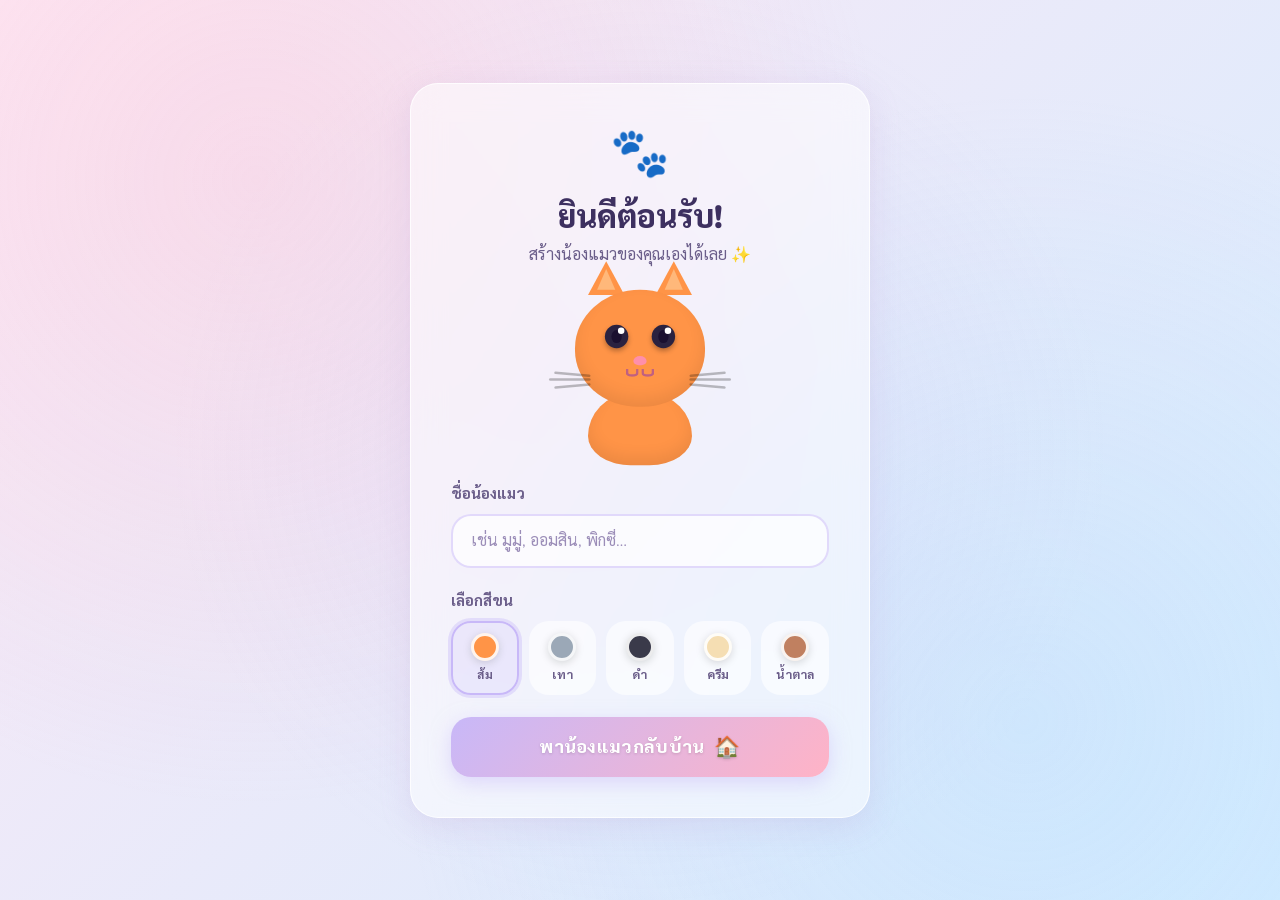
<file: index.html>
<!DOCTYPE html>
<html lang="th">
<head>
  <meta charset="UTF-8" />
  <meta name="viewport" content="width=device-width, initial-scale=1.0" />
  <title>🐱 น้องแมวเสมือนจริง – Virtual Cat Pet</title>
  <meta name="description" content="เกมเลี้ยงแมวเสมือนจริง ตั้งชื่อ เลือกสีขน ให้อาหาร และเล่นกับน้องแมวของคุณ" />
  <!-- Unregister old Flutter service workers & clear stale caches -->
  <script>
    if ('serviceWorker' in navigator) {
      navigator.serviceWorker.getRegistrations().then(regs => {
        regs.forEach(reg => reg.unregister());
      });
      caches.keys().then(keys => keys.forEach(k => caches.delete(k)));
    }
  </script>
  <link rel="preconnect" href="https://fonts.googleapis.com" />
  <link rel="preconnect" href="https://fonts.gstatic.com" crossorigin />
  <link href="https://fonts.googleapis.com/css2?family=Nunito:wght@400;600;700;800;900&family=Sarabun:wght@400;600;700&display=swap" rel="stylesheet" />
  <link rel="stylesheet" href="style.css" />
</head>
<body>

  <!-- ===== SCREEN 1: CREATION ===== -->
  <div id="screen-creation" class="screen active">
    <div class="creation-wrapper">
      <div class="creation-card glass-card">
        <div class="creation-header">
          <div class="paw-icon">🐾</div>
          <h1>ยินดีต้อนรับ!</h1>
          <p class="subtitle">สร้างน้องแมวของคุณเองได้เลย ✨</p>
        </div>

        <!-- Preview Cat -->
        <div class="cat-preview-container">
          <div id="preview-cat" class="cat-body preview-mode">
            <div class="cat-ear left-ear"><div class="inner-ear"></div></div>
            <div class="cat-ear right-ear"><div class="inner-ear"></div></div>
            <div class="cat-face">
              <div class="cat-eyes">
                <div class="eye left-eye"><div class="pupil"></div></div>
                <div class="eye right-eye"><div class="pupil"></div></div>
              </div>
              <div class="cat-nose"></div>
              <div class="cat-mouth">
                <div class="mouth-left"></div>
                <div class="mouth-right"></div>
              </div>
              <div class="cat-whiskers">
                <div class="whisker-group left-whiskers">
                  <div class="whisker"></div>
                  <div class="whisker"></div>
                  <div class="whisker"></div>
                </div>
                <div class="whisker-group right-whiskers">
                  <div class="whisker"></div>
                  <div class="whisker"></div>
                  <div class="whisker"></div>
                </div>
              </div>
            </div>
            <div class="cat-body-lower"></div>
            <div class="cat-tail"></div>
            <!-- Accessories overlay -->
            <div id="preview-accessory" class="accessory-overlay"></div>
          </div>
        </div>

        <!-- Name Input -->
        <div class="form-group">
          <label for="cat-name-input">ชื่อน้องแมว</label>
          <input type="text" id="cat-name-input" placeholder="เช่น มูมู่, ออมสิน, พิกซี่…" maxlength="16" />
        </div>

        <!-- Color Picker -->
        <div class="form-group">
          <label>เลือกสีขน</label>
          <div class="color-picker" id="color-picker">
            <button class="color-btn active" data-color="orange" id="color-orange" title="ส้ม" aria-label="สีส้ม">
              <span class="color-dot"></span>
              <span class="color-label">ส้ม</span>
            </button>
            <button class="color-btn" data-color="gray" id="color-gray" title="เทา" aria-label="สีเทา">
              <span class="color-dot"></span>
              <span class="color-label">เทา</span>
            </button>
            <button class="color-btn" data-color="black" id="color-black" title="ดำ" aria-label="สีดำ">
              <span class="color-dot"></span>
              <span class="color-label">ดำ</span>
            </button>
            <button class="color-btn" data-color="cream" id="color-cream" title="ครีม" aria-label="สีครีม">
              <span class="color-dot"></span>
              <span class="color-label">ครีม</span>
            </button>
            <button class="color-btn" data-color="brown" id="color-brown" title="น้ำตาล" aria-label="สีน้ำตาล">
              <span class="color-dot"></span>
              <span class="color-label">น้ำตาล</span>
            </button>
          </div>
        </div>

        <!-- Confirm Button -->
        <button class="btn-primary" id="btn-start" onclick="startGame()">
          <span>พาน้องแมวกลับบ้าน</span>
          <span class="btn-icon">🏠</span>
        </button>
      </div>
    </div>
  </div>

  <!-- ===== SCREEN 2: PET CARE ===== -->
  <div id="screen-petcare" class="screen">
    <div class="petcare-wrapper">

      <!-- Top Bar -->
      <header class="top-bar glass-card">
        <div class="top-bar-left">
          <span class="paw-icon-sm">🐾</span>
          <h2 id="display-cat-name">น้องแมว</h2>
        </div>
        <div class="top-bar-right">
          <div class="mood-badge" id="mood-badge">😊 แฮปปี้</div>
          <button class="btn-icon-only" id="btn-reset" onclick="resetGame()" title="เริ่มใหม่">🔄</button>
        </div>
      </header>

      <!-- Main Content -->
      <main class="petcare-main">

        <!-- LEFT: Cat Display -->
        <section class="cat-section glass-card">
          <div class="cat-stage">
            <div class="cat-environment">
              <div class="env-elements">
                <div class="env-floor"></div>
                <div class="env-toy" id="env-toy">🧶</div>
              </div>
            </div>
            <div id="main-cat" class="cat-body main-mode">
              <div class="cat-ear left-ear"><div class="inner-ear"></div></div>
              <div class="cat-ear right-ear"><div class="inner-ear"></div></div>
              <div class="cat-face">
                <div class="cat-eyes" id="cat-eyes">
                  <div class="eye left-eye"><div class="pupil"></div></div>
                  <div class="eye right-eye"><div class="pupil"></div></div>
                </div>
                <div class="cat-nose"></div>
                <div class="cat-mouth" id="cat-mouth">
                  <div class="mouth-left"></div>
                  <div class="mouth-right"></div>
                </div>
                <div class="cat-whiskers">
                  <div class="whisker-group left-whiskers">
                    <div class="whisker"></div>
                    <div class="whisker"></div>
                    <div class="whisker"></div>
                  </div>
                  <div class="whisker-group right-whiskers">
                    <div class="whisker"></div>
                    <div class="whisker"></div>
                    <div class="whisker"></div>
                  </div>
                </div>
              </div>
              <div class="cat-body-lower"></div>
              <div class="cat-tail"></div>
              <!-- Accessories overlay -->
              <div id="main-accessory" class="accessory-overlay"></div>
            </div>
            <div class="cat-shadow"></div>
            <!-- Floating reaction -->
            <div id="reaction-bubble" class="reaction-bubble"></div>
          </div>

          <!-- Action Buttons -->
          <div class="action-buttons">
            <button class="action-btn feed-btn" id="btn-feed" onclick="feedCat()">
              <span class="action-icon">🍣</span>
              <span>ให้อาหาร</span>
            </button>
            <button class="action-btn play-btn" id="btn-play" onclick="playCat()">
              <span class="action-icon">🧶</span>
              <span>เล่นไหมพรม</span>
            </button>
            <button class="action-btn sleep-btn" id="btn-sleep" onclick="sleepCat()">
              <span class="action-icon">😴</span>
              <span>พักผ่อน</span>
            </button>
          </div>
        </section>

        <!-- RIGHT: Stats & Accessories -->
        <aside class="stats-section">

          <!-- Status Bars -->
          <div class="stats-card glass-card">
            <h3 class="stats-title">📊 สถานะน้องแมว</h3>

            <div class="stat-item">
              <div class="stat-label">
                <span class="stat-icon">🍖</span>
                <span>ความหิว</span>
                <span class="stat-value" id="hunger-val">80%</span>
              </div>
              <div class="stat-bar-bg">
                <div class="stat-bar hunger-bar" id="hunger-bar" style="width:80%"></div>
              </div>
            </div>

            <div class="stat-item">
              <div class="stat-label">
                <span class="stat-icon">💖</span>
                <span>ความสุข</span>
                <span class="stat-value" id="happiness-val">70%</span>
              </div>
              <div class="stat-bar-bg">
                <div class="stat-bar happiness-bar" id="happiness-bar" style="width:70%"></div>
              </div>
            </div>

            <div class="stat-item">
              <div class="stat-label">
                <span class="stat-icon">⚡</span>
                <span>พลังงาน</span>
                <span class="stat-value" id="energy-val">90%</span>
              </div>
              <div class="stat-bar-bg">
                <div class="stat-bar energy-bar" id="energy-bar" style="width:90%"></div>
              </div>
            </div>

            <div class="level-section">
              <div class="level-badge">
                <span class="level-icon">⭐</span>
                <span id="level-text">Level 1</span>
              </div>
              <div class="exp-bar-bg">
                <div class="exp-bar" id="exp-bar" style="width:0%"></div>
              </div>
              <div class="exp-label"><span id="exp-text">0 / 100 XP</span></div>
            </div>
          </div>

          <!-- Accessory Panel -->
          <div class="accessory-card glass-card">
            <h3 class="stats-title">👗 แต่งตัวน้องแมว</h3>
            <div class="accessory-list" id="accessory-list">

              <label class="accessory-item" id="acc-none-label">
                <input type="radio" name="accessory" value="none" id="acc-none" checked onchange="changeAccessory('none')" />
                <div class="accessory-item-content">
                  <span class="acc-icon">✨</span>
                  <span class="acc-name">ไม่ใส่อะไร</span>
                </div>
              </label>

              <label class="accessory-item" id="acc-wizard-label">
                <input type="radio" name="accessory" value="wizard" id="acc-wizard" onchange="changeAccessory('wizard')" />
                <div class="accessory-item-content">
                  <span class="acc-icon">🧙</span>
                  <span class="acc-name">หมวกพ่อมด</span>
                </div>
              </label>

              <label class="accessory-item" id="acc-bow-label">
                <input type="radio" name="accessory" value="bow" id="acc-bow" onchange="changeAccessory('bow')" />
                <div class="accessory-item-content">
                  <span class="acc-icon">🎀</span>
                  <span class="acc-name">ปลอกคอโบว์</span>
                </div>
              </label>

              <label class="accessory-item" id="acc-crown-label">
                <input type="radio" name="accessory" value="crown" id="acc-crown" onchange="changeAccessory('crown')" />
                <div class="accessory-item-content">
                  <span class="acc-icon">👑</span>
                  <span class="acc-name">มงกุฎ</span>
                </div>
              </label>

              <label class="accessory-item" id="acc-glasses-label">
                <input type="radio" name="accessory" value="glasses" id="acc-glasses" onchange="changeAccessory('glasses')" />
                <div class="accessory-item-content">
                  <span class="acc-icon">🕶️</span>
                  <span class="acc-name">แว่นกันแดด</span>
                </div>
              </label>

            </div>
          </div>

          <!-- Activity Log -->
          <div class="log-card glass-card">
            <h3 class="stats-title">📝 บันทึกกิจกรรม</h3>
            <ul class="activity-log" id="activity-log">
              <li class="log-item">🐱 น้องแมวมาถึงบ้านแล้ว!</li>
            </ul>
          </div>

        </aside>
      </main>
    </div>
  </div>

  <!-- Game Over Overlay -->
  <div id="gameover-overlay" class="overlay hidden">
    <div class="overlay-card glass-card">
      <div class="overlay-emoji">😿</div>
      <h2>น้องแมวไม่สบาย…</h2>
      <p id="gameover-msg">อย่าลืมดูแลน้องแมวด้วยนะ!</p>
      <button class="btn-primary" onclick="resetGame()">
        <span>เริ่มใหม่อีกครั้ง</span>
        <span class="btn-icon">💖</span>
      </button>
    </div>
  </div>

  <script src="game.js"></script>
</body>
</html>
</file>
<file: style.css>
/* ============================================
   VIRTUAL CAT PET – Global Styles
   ============================================ */
*, *::before, *::after { box-sizing: border-box; margin: 0; padding: 0; }

:root {
  /* Pastel Palette */
  --pink:       #FFB3C6;
  --peach:      #FFCBA4;
  --lavender:   #C8B8F8;
  --mint:       #A8EEC1;
  --sky:        #A8D8FF;
  --lemon:      #FFF3A3;
  --bg-start:   #FDE8F5;
  --bg-end:     #D4ECFF;

  /* Cat Colors */
  --cat-orange: #FF9447;
  --cat-orange-dark: #E07030;
  --cat-orange-ear: #FFB87A;
  --cat-gray:   #9BA8B7;
  --cat-gray-dark: #7A8694;
  --cat-gray-ear: #B8C4D0;
  --cat-black:  #3A3A4A;
  --cat-black-dark: #1E1E2E;
  --cat-black-ear: #5A5A70;
  --cat-cream:  #F5DEB3;
  --cat-cream-dark: #D4B896;
  --cat-cream-ear: #FAE8C8;
  --cat-brown:  #C08060;
  --cat-brown-dark: #9A6440;
  --cat-brown-ear: #D4A080;

  /* UI */
  --glass-bg:   rgba(255,255,255,0.55);
  --glass-border: rgba(255,255,255,0.8);
  --shadow:     0 8px 32px rgba(180,140,200,0.18);
  --shadow-lg:  0 16px 48px rgba(180,140,200,0.25);
  --radius-sm:  12px;
  --radius-md:  20px;
  --radius-lg:  28px;
  --radius-xl:  36px;

  --text-dark:  #3D3060;
  --text-mid:   #6B5E8A;
  --text-light: #9B8DB8;

  --ff: 'Nunito', 'Sarabun', sans-serif;
}

body {
  font-family: var(--ff);
  background: linear-gradient(135deg, var(--bg-start) 0%, var(--bg-end) 100%);
  min-height: 100vh;
  overflow-x: hidden;
  color: var(--text-dark);
}

/* Background bubbles */
body::before {
  content: '';
  position: fixed;
  inset: 0;
  background:
    radial-gradient(circle at 20% 20%, rgba(255,179,198,0.25) 0%, transparent 50%),
    radial-gradient(circle at 80% 80%, rgba(168,216,255,0.25) 0%, transparent 50%),
    radial-gradient(circle at 50% 50%, rgba(200,184,248,0.15) 0%, transparent 60%);
  pointer-events: none;
  z-index: 0;
}

/* ============================================
   SCREENS
   ============================================ */
.screen { display: none; min-height: 100vh; position: relative; z-index: 1; }
.screen.active { display: flex; }

/* ============================================
   GLASS CARD
   ============================================ */
.glass-card {
  background: var(--glass-bg);
  border: 1.5px solid var(--glass-border);
  backdrop-filter: blur(16px);
  -webkit-backdrop-filter: blur(16px);
  box-shadow: var(--shadow);
  border-radius: var(--radius-lg);
}

/* ============================================
   CREATION SCREEN
   ============================================ */
.creation-wrapper {
  display: flex;
  align-items: center;
  justify-content: center;
  min-height: 100vh;
  padding: 24px;
  width: 100%;
}

.creation-card {
  width: 100%;
  max-width: 460px;
  padding: 36px 40px 40px;
  animation: slideUp 0.6s cubic-bezier(0.34,1.56,0.64,1) both;
}

@keyframes slideUp {
  from { opacity: 0; transform: translateY(40px) scale(0.95); }
  to   { opacity: 1; transform: translateY(0) scale(1); }
}

.creation-header { text-align: center; margin-bottom: 24px; }
.paw-icon { font-size: 3rem; margin-bottom: 8px; animation: bounce 2s infinite; }
@keyframes bounce {
  0%,100% { transform: translateY(0); }
  50%      { transform: translateY(-8px); }
}
.creation-header h1 { font-size: 2rem; font-weight: 900; color: var(--text-dark); }
.subtitle { color: var(--text-mid); font-size: 1rem; margin-top: 4px; }

/* Cat Preview */
.cat-preview-container {
  display: flex;
  justify-content: center;
  margin: 20px 0 28px;
}

/* ============================================
   CAT BODY — Shared
   ============================================ */
.cat-body {
  position: relative;
  display: flex;
  flex-direction: column;
  align-items: center;
  cursor: default;
  --cat-main: var(--cat-orange);
  --cat-dark: var(--cat-orange-dark);
  --cat-ear-inner: var(--cat-orange-ear);
}

/* Color variants */
.cat-body.color-orange { --cat-main: var(--cat-orange); --cat-dark: var(--cat-orange-dark); --cat-ear-inner: var(--cat-orange-ear); }
.cat-body.color-gray   { --cat-main: var(--cat-gray);   --cat-dark: var(--cat-gray-dark);   --cat-ear-inner: var(--cat-gray-ear);   }
.cat-body.color-black  { --cat-main: var(--cat-black);  --cat-dark: var(--cat-black-dark);  --cat-ear-inner: var(--cat-black-ear);  }
.cat-body.color-cream  { --cat-main: var(--cat-cream);  --cat-dark: var(--cat-cream-dark);  --cat-ear-inner: var(--cat-cream-ear);  }
.cat-body.color-brown  { --cat-main: var(--cat-brown);  --cat-dark: var(--cat-brown-dark);  --cat-ear-inner: var(--cat-brown-ear);  }

/* Ears */
.cat-ear {
  position: absolute;
  width: 0; height: 0;
  border-style: solid;
}
.cat-ear.left-ear  { top: -22px; left: 10px; border-width: 0 14px 26px 14px; border-color: transparent transparent var(--cat-main) transparent; }
.cat-ear.right-ear { top: -22px; right: 10px; border-width: 0 14px 26px 14px; border-color: transparent transparent var(--cat-main) transparent; }
.inner-ear {
  position: absolute;
  width: 0; height: 0;
  border-style: solid;
  border-width: 0 7px 16px 7px;
  border-color: transparent transparent var(--cat-ear-inner) transparent;
  top: 6px; left: -7px;
}

/* Face */
.cat-face {
  width: 100px; height: 90px;
  background: var(--cat-main);
  border-radius: 50% 50% 48% 48%;
  position: relative;
  display: flex;
  flex-direction: column;
  align-items: center;
  justify-content: center;
  box-shadow: inset 0 -6px 12px rgba(0,0,0,0.08);
}

/* Eyes */
.cat-eyes { display: flex; gap: 18px; margin-top: 4px; }
.eye {
  width: 18px; height: 18px;
  background: #2A2240;
  border-radius: 50%;
  display: flex; align-items: center; justify-content: center;
  position: relative;
  box-shadow: 0 2px 4px rgba(0,0,0,0.3);
  transition: all 0.3s;
}
.pupil {
  width: 8px; height: 10px;
  background: #1A1030;
  border-radius: 50%;
}
.eye::after {
  content: '';
  position: absolute;
  width: 5px; height: 5px;
  background: white;
  border-radius: 50%;
  top: 2px; left: 10px;
}
/* Happy eyes */
.cat-eyes.happy .eye { transform: scaleY(0.4); background: #2A2240; }
/* Sad/sleepy eyes */
.cat-eyes.sad .eye, .cat-eyes.sleeping .eye { transform: scaleY(0.2); }

/* Nose */
.cat-nose {
  width: 10px; height: 7px;
  background: #FF8FAB;
  border-radius: 50% 50% 40% 40%;
  margin-top: 6px;
}

/* Mouth */
.cat-mouth { display: flex; gap: 2px; margin-top: 3px; }
.mouth-left, .mouth-right {
  width: 10px; height: 6px;
  border: 2.5px solid #C06080;
  border-top: none;
  border-radius: 0 0 50% 50%;
}

/* Whiskers */
.cat-whiskers {
  position: absolute;
  bottom: 16px;
  display: flex;
  width: 140px;
  justify-content: space-between;
}
.whisker-group { display: flex; flex-direction: column; gap: 3px; }
.left-whiskers { align-items: flex-end; }
.right-whiskers { align-items: flex-start; }
.whisker {
  height: 1.5px;
  background: rgba(0,0,0,0.25);
  border-radius: 2px;
}
.left-whiskers .whisker:nth-child(1)  { width: 28px; transform: rotate(5deg); }
.left-whiskers .whisker:nth-child(2)  { width: 32px; }
.left-whiskers .whisker:nth-child(3)  { width: 28px; transform: rotate(-5deg); }
.right-whiskers .whisker:nth-child(1) { width: 28px; transform: rotate(-5deg); }
.right-whiskers .whisker:nth-child(2) { width: 32px; }
.right-whiskers .whisker:nth-child(3) { width: 28px; transform: rotate(5deg); }

/* Body lower */
.cat-body-lower {
  width: 80px; height: 55px;
  background: var(--cat-main);
  border-radius: 40px 40px 50% 50%;
  margin-top: -10px;
  box-shadow: inset 0 -6px 12px rgba(0,0,0,0.08);
}

/* Tail */
.cat-tail {
  position: absolute;
  bottom: -8px; right: -28px;
  width: 50px; height: 18px;
  background: var(--cat-dark);
  border-radius: 50px;
  transform: rotate(20deg);
  transform-origin: left center;
}

/* Preview sizing */
.preview-mode { transform: scale(1.3); margin: 20px 0 10px; }
.preview-mode .cat-tail { display: none; }

/* Main sizing */
.main-mode {
  animation: idleFloat 3s ease-in-out infinite;
}
@keyframes idleFloat {
  0%,100% { transform: translateY(0); }
  50%      { transform: translateY(-10px); }
}

/* ============================================
   ACCESSORY OVERLAY
   ============================================ */
.accessory-overlay {
  position: absolute;
  top: -48px; left: 50%;
  transform: translateX(-50%);
  font-size: 2.8rem;
  line-height: 1;
  pointer-events: none;
  z-index: 10;
  transition: all 0.3s cubic-bezier(0.34,1.56,0.64,1);
}
.accessory-overlay.bow-collar {
  top: auto; bottom: -20px;
  font-size: 2rem;
}

/* ============================================
   FORM ELEMENTS
   ============================================ */
.form-group { margin-bottom: 22px; }
.form-group label {
  display: block;
  font-weight: 700;
  font-size: 0.95rem;
  color: var(--text-mid);
  margin-bottom: 10px;
}

input[type="text"] {
  width: 100%;
  padding: 14px 18px;
  border-radius: var(--radius-md);
  border: 2px solid rgba(200,184,248,0.5);
  background: rgba(255,255,255,0.7);
  font-family: var(--ff);
  font-size: 1rem;
  font-weight: 600;
  color: var(--text-dark);
  outline: none;
  transition: all 0.2s;
}
input[type="text"]:focus {
  border-color: var(--lavender);
  background: white;
  box-shadow: 0 0 0 4px rgba(200,184,248,0.25);
}
input[type="text"]::placeholder { color: var(--text-light); font-weight: 400; }

/* Color Picker */
.color-picker {
  display: flex;
  gap: 10px;
  flex-wrap: wrap;
}
.color-btn {
  display: flex;
  flex-direction: column;
  align-items: center;
  gap: 5px;
  padding: 10px 12px;
  border: 2px solid transparent;
  border-radius: var(--radius-md);
  background: rgba(255,255,255,0.6);
  cursor: pointer;
  font-family: var(--ff);
  font-size: 0.78rem;
  font-weight: 700;
  color: var(--text-mid);
  transition: all 0.2s;
  flex: 1;
  min-width: 60px;
}
.color-btn:hover { transform: translateY(-2px); box-shadow: 0 4px 12px rgba(0,0,0,0.12); }
.color-btn.active {
  border-color: var(--lavender);
  background: rgba(200,184,248,0.2);
  box-shadow: 0 0 0 3px rgba(200,184,248,0.4);
}
.color-dot {
  width: 28px; height: 28px;
  border-radius: 50%;
  border: 3px solid rgba(255,255,255,0.9);
  box-shadow: 0 2px 8px rgba(0,0,0,0.15);
}
#color-orange .color-dot { background: var(--cat-orange); }
#color-gray   .color-dot { background: var(--cat-gray); }
#color-black  .color-dot { background: var(--cat-black); }
#color-cream  .color-dot { background: var(--cat-cream); }
#color-brown  .color-dot { background: var(--cat-brown); }

/* ============================================
   BUTTONS
   ============================================ */
.btn-primary {
  width: 100%;
  display: flex;
  align-items: center;
  justify-content: center;
  gap: 10px;
  padding: 16px 24px;
  border: none;
  border-radius: var(--radius-md);
  background: linear-gradient(135deg, #C8B8F8, #FFB3C6);
  color: white;
  font-family: var(--ff);
  font-size: 1.1rem;
  font-weight: 800;
  cursor: pointer;
  letter-spacing: 0.3px;
  transition: all 0.25s;
  box-shadow: 0 6px 20px rgba(200,184,248,0.5);
  text-shadow: 0 1px 3px rgba(0,0,0,0.15);
}
.btn-primary:hover {
  transform: translateY(-3px);
  box-shadow: 0 10px 28px rgba(200,184,248,0.6);
}
.btn-primary:active { transform: translateY(0); }

.btn-icon { font-size: 1.3rem; }

/* ============================================
   PET CARE SCREEN
   ============================================ */
.petcare-wrapper {
  width: 100%;
  padding: 20px;
  display: flex;
  flex-direction: column;
  gap: 16px;
  max-width: 1100px;
  margin: 0 auto;
}

/* Top Bar */
.top-bar {
  display: flex;
  align-items: center;
  justify-content: space-between;
  padding: 14px 24px;
  border-radius: var(--radius-md);
  animation: slideDown 0.4s ease both;
}
@keyframes slideDown {
  from { opacity: 0; transform: translateY(-20px); }
  to   { opacity: 1; transform: translateY(0); }
}
.top-bar-left { display: flex; align-items: center; gap: 10px; }
.top-bar-left h2 { font-size: 1.4rem; font-weight: 900; color: var(--text-dark); }
.paw-icon-sm { font-size: 1.5rem; }
.top-bar-right { display: flex; align-items: center; gap: 12px; }
.mood-badge {
  padding: 6px 16px;
  border-radius: 999px;
  background: linear-gradient(135deg, rgba(200,184,248,0.4), rgba(255,179,198,0.4));
  font-size: 0.85rem;
  font-weight: 700;
  color: var(--text-mid);
  border: 1.5px solid rgba(255,255,255,0.8);
}
.btn-icon-only {
  width: 38px; height: 38px;
  border-radius: 50%;
  border: 1.5px solid rgba(200,184,248,0.5);
  background: rgba(255,255,255,0.6);
  cursor: pointer;
  font-size: 1rem;
  display: flex; align-items: center; justify-content: center;
  transition: all 0.2s;
}
.btn-icon-only:hover { transform: rotate(180deg); background: rgba(200,184,248,0.3); }

/* Main Layout */
.petcare-main {
  display: grid;
  grid-template-columns: 1fr 340px;
  gap: 16px;
  animation: fadeIn 0.5s ease both 0.1s;
}
@keyframes fadeIn { from { opacity: 0; } to { opacity: 1; } }

/* Cat Section */
.cat-section {
  display: flex;
  flex-direction: column;
  align-items: center;
  padding: 24px;
  gap: 24px;
}

.cat-stage {
  position: relative;
  display: flex;
  flex-direction: column;
  align-items: center;
  width: 100%;
  flex: 1;
  min-height: 260px;
}

.cat-environment {
  position: absolute;
  bottom: 0; left: 0; right: 0;
  height: 60px;
}
.env-floor {
  position: absolute;
  bottom: 0; left: 10%; right: 10%;
  height: 18px;
  background: linear-gradient(180deg, rgba(200,184,248,0.15), rgba(200,184,248,0.35));
  border-radius: 50%;
}
.env-toy {
  position: absolute;
  bottom: 10px; right: 30px;
  font-size: 2rem;
  animation: toyBounce 2.5s ease-in-out infinite;
  transition: all 0.3s;
}
@keyframes toyBounce {
  0%,100% { transform: rotate(-10deg) translateY(0); }
  50%      { transform: rotate(10deg) translateY(-6px); }
}

#main-cat {
  position: absolute;
  top: 50%; left: 50%;
  transform: translate(-50%, -55%);
}

.cat-shadow {
  position: absolute;
  bottom: 8px; left: 50%;
  transform: translateX(-50%);
  width: 80px; height: 14px;
  background: rgba(120,100,180,0.15);
  border-radius: 50%;
  animation: shadowPulse 3s ease-in-out infinite;
}
@keyframes shadowPulse {
  0%,100% { transform: translateX(-50%) scaleX(1); opacity: 0.4; }
  50%      { transform: translateX(-50%) scaleX(0.7); opacity: 0.2; }
}

/* Reaction Bubble */
.reaction-bubble {
  position: absolute;
  top: 20px; right: 20%;
  font-size: 2rem;
  opacity: 0;
  transform: translateY(0) scale(0.5);
  transition: all 0.4s cubic-bezier(0.34,1.56,0.64,1);
  pointer-events: none;
}
.reaction-bubble.show {
  opacity: 1;
  transform: translateY(-20px) scale(1);
}

/* Action Buttons */
.action-buttons {
  display: flex;
  gap: 12px;
  width: 100%;
}
.action-btn {
  flex: 1;
  display: flex;
  flex-direction: column;
  align-items: center;
  gap: 6px;
  padding: 14px 8px;
  border-radius: var(--radius-md);
  border: 2px solid rgba(255,255,255,0.7);
  cursor: pointer;
  font-family: var(--ff);
  font-size: 0.85rem;
  font-weight: 700;
  color: white;
  transition: all 0.2s;
  text-shadow: 0 1px 3px rgba(0,0,0,0.2);
}
.action-btn:hover  { transform: translateY(-4px); filter: brightness(1.05); }
.action-btn:active { transform: translateY(-1px); }
.action-btn:disabled { opacity: 0.5; cursor: not-allowed; transform: none; }
.action-icon { font-size: 1.8rem; }

.feed-btn  { background: linear-gradient(135deg, #FFCBA4, #FF9447); box-shadow: 0 6px 18px rgba(255,148,71,0.4); }
.play-btn  { background: linear-gradient(135deg, #A8EEC1, #52C78E); box-shadow: 0 6px 18px rgba(82,199,142,0.4); }
.sleep-btn { background: linear-gradient(135deg, #C8B8F8, #9B78E0); box-shadow: 0 6px 18px rgba(155,120,224,0.4); }

/* ============================================
   STATS SECTION
   ============================================ */
.stats-section { display: flex; flex-direction: column; gap: 14px; }

.stats-card, .accessory-card, .log-card { padding: 20px 22px; }

.stats-title {
  font-size: 0.95rem;
  font-weight: 800;
  color: var(--text-dark);
  margin-bottom: 16px;
  padding-bottom: 10px;
  border-bottom: 2px solid rgba(200,184,248,0.3);
}

/* Stat Bars */
.stat-item { margin-bottom: 14px; }
.stat-label {
  display: flex;
  align-items: center;
  gap: 6px;
  margin-bottom: 6px;
  font-size: 0.9rem;
  font-weight: 700;
  color: var(--text-mid);
}
.stat-icon { font-size: 1rem; }
.stat-value {
  margin-left: auto;
  font-size: 0.85rem;
  font-weight: 800;
  color: var(--text-dark);
}

.stat-bar-bg {
  height: 10px;
  background: rgba(200,184,248,0.2);
  border-radius: 999px;
  overflow: hidden;
  border: 1px solid rgba(200,184,248,0.2);
}
.stat-bar {
  height: 100%;
  border-radius: 999px;
  transition: width 0.6s cubic-bezier(0.34,1.2,0.64,1);
  position: relative;
}
.stat-bar::after {
  content: '';
  position: absolute;
  top: 2px; left: 5px; right: 10px; height: 3px;
  background: rgba(255,255,255,0.5);
  border-radius: 999px;
}

.hunger-bar    { background: linear-gradient(90deg, #FF9447, #FFCBA4); }
.happiness-bar { background: linear-gradient(90deg, #FF6B9D, #FFB3C6); }
.energy-bar    { background: linear-gradient(90deg, #9B78E0, #C8B8F8); }

/* Level Section */
.level-section { margin-top: 18px; padding-top: 14px; border-top: 1.5px solid rgba(200,184,248,0.25); }
.level-badge {
  display: flex;
  align-items: center;
  gap: 6px;
  margin-bottom: 8px;
  font-weight: 800;
  font-size: 0.95rem;
  color: var(--text-dark);
}
.level-icon { font-size: 1.1rem; }
.exp-bar-bg {
  height: 8px;
  background: rgba(255,243,163,0.3);
  border-radius: 999px;
  overflow: hidden;
}
.exp-bar {
  height: 100%;
  background: linear-gradient(90deg, #F8C538, #FFF3A3);
  border-radius: 999px;
  transition: width 0.6s ease;
}
.exp-label { font-size: 0.75rem; color: var(--text-light); margin-top: 4px; text-align: right; font-weight: 700; }

/* Accessory List */
.accessory-list { display: flex; flex-direction: column; gap: 8px; }
.accessory-item {
  display: flex;
  align-items: center;
  cursor: pointer;
  border-radius: var(--radius-sm);
  border: 2px solid transparent;
  transition: all 0.2s;
  overflow: hidden;
}
.accessory-item:has(input:checked) {
  border-color: var(--lavender);
  background: rgba(200,184,248,0.15);
}
.accessory-item input[type="radio"] { display: none; }
.accessory-item-content {
  display: flex;
  align-items: center;
  gap: 10px;
  padding: 10px 14px;
  width: 100%;
  font-size: 0.9rem;
  font-weight: 700;
  color: var(--text-mid);
}
.acc-icon { font-size: 1.4rem; }
.accessory-item:hover { background: rgba(200,184,248,0.1); transform: translateX(3px); }

/* Activity Log */
.activity-log {
  list-style: none;
  display: flex;
  flex-direction: column;
  gap: 6px;
  max-height: 120px;
  overflow-y: auto;
  scrollbar-width: thin;
  scrollbar-color: rgba(200,184,248,0.4) transparent;
}
.log-item {
  font-size: 0.8rem;
  color: var(--text-mid);
  padding: 6px 10px;
  background: rgba(200,184,248,0.1);
  border-radius: var(--radius-sm);
  border-left: 3px solid var(--lavender);
  animation: logFade 0.3s ease both;
}
@keyframes logFade { from { opacity: 0; transform: translateX(-8px); } to { opacity: 1; transform: translateX(0); } }

/* ============================================
   GAME OVER OVERLAY
   ============================================ */
.overlay {
  position: fixed;
  inset: 0;
  background: rgba(61,48,96,0.6);
  backdrop-filter: blur(8px);
  display: flex;
  align-items: center;
  justify-content: center;
  z-index: 100;
  animation: fadeIn 0.3s ease;
}
.overlay.hidden { display: none; }
.overlay-card {
  max-width: 380px;
  width: 90%;
  padding: 48px 40px;
  text-align: center;
  animation: slideUp 0.5s cubic-bezier(0.34,1.56,0.64,1) both;
}
.overlay-emoji { font-size: 4rem; margin-bottom: 16px; }
.overlay-card h2 { font-size: 1.8rem; font-weight: 900; color: var(--text-dark); margin-bottom: 10px; }
.overlay-card p  { color: var(--text-mid); font-size: 1rem; margin-bottom: 28px; }

/* ============================================
   ANIMATIONS
   ============================================ */
@keyframes feedPop {
  0%   { transform: translate(-50%, -55%) scale(1); }
  30%  { transform: translate(-50%, -65%) scale(1.15); }
  60%  { transform: translate(-50%, -50%) scale(0.95); }
  100% { transform: translate(-50%, -55%) scale(1); }
}
@keyframes playWiggle {
  0%,100% { transform: translate(-50%, -55%) rotate(0deg); }
  20%      { transform: translate(-50%, -55%) rotate(-8deg); }
  40%      { transform: translate(-50%, -55%) rotate(8deg); }
  60%      { transform: translate(-50%, -55%) rotate(-5deg); }
  80%      { transform: translate(-50%, -55%) rotate(5deg); }
}
@keyframes sleepBob {
  0%,100% { transform: translate(-50%, -55%) translateY(0); }
  50%      { transform: translate(-50%, -55%) translateY(6px); }
}

.cat-anim-feed  { animation: feedPop 0.6s ease both !important; }
.cat-anim-play  { animation: playWiggle 0.8s ease both !important; }
.cat-anim-sleep { animation: sleepBob 2s ease infinite !important; }

/* ============================================
   RESPONSIVE
   ============================================ */
@media (max-width: 768px) {
  .petcare-main {
    grid-template-columns: 1fr;
  }
  .cat-stage { min-height: 200px; }
  .petcare-wrapper { padding: 12px; }
}
@media (max-width: 480px) {
  .creation-card { padding: 24px 20px; }
  .action-buttons { gap: 8px; }
  .action-btn { font-size: 0.75rem; padding: 10px 5px; }
}
</file>
